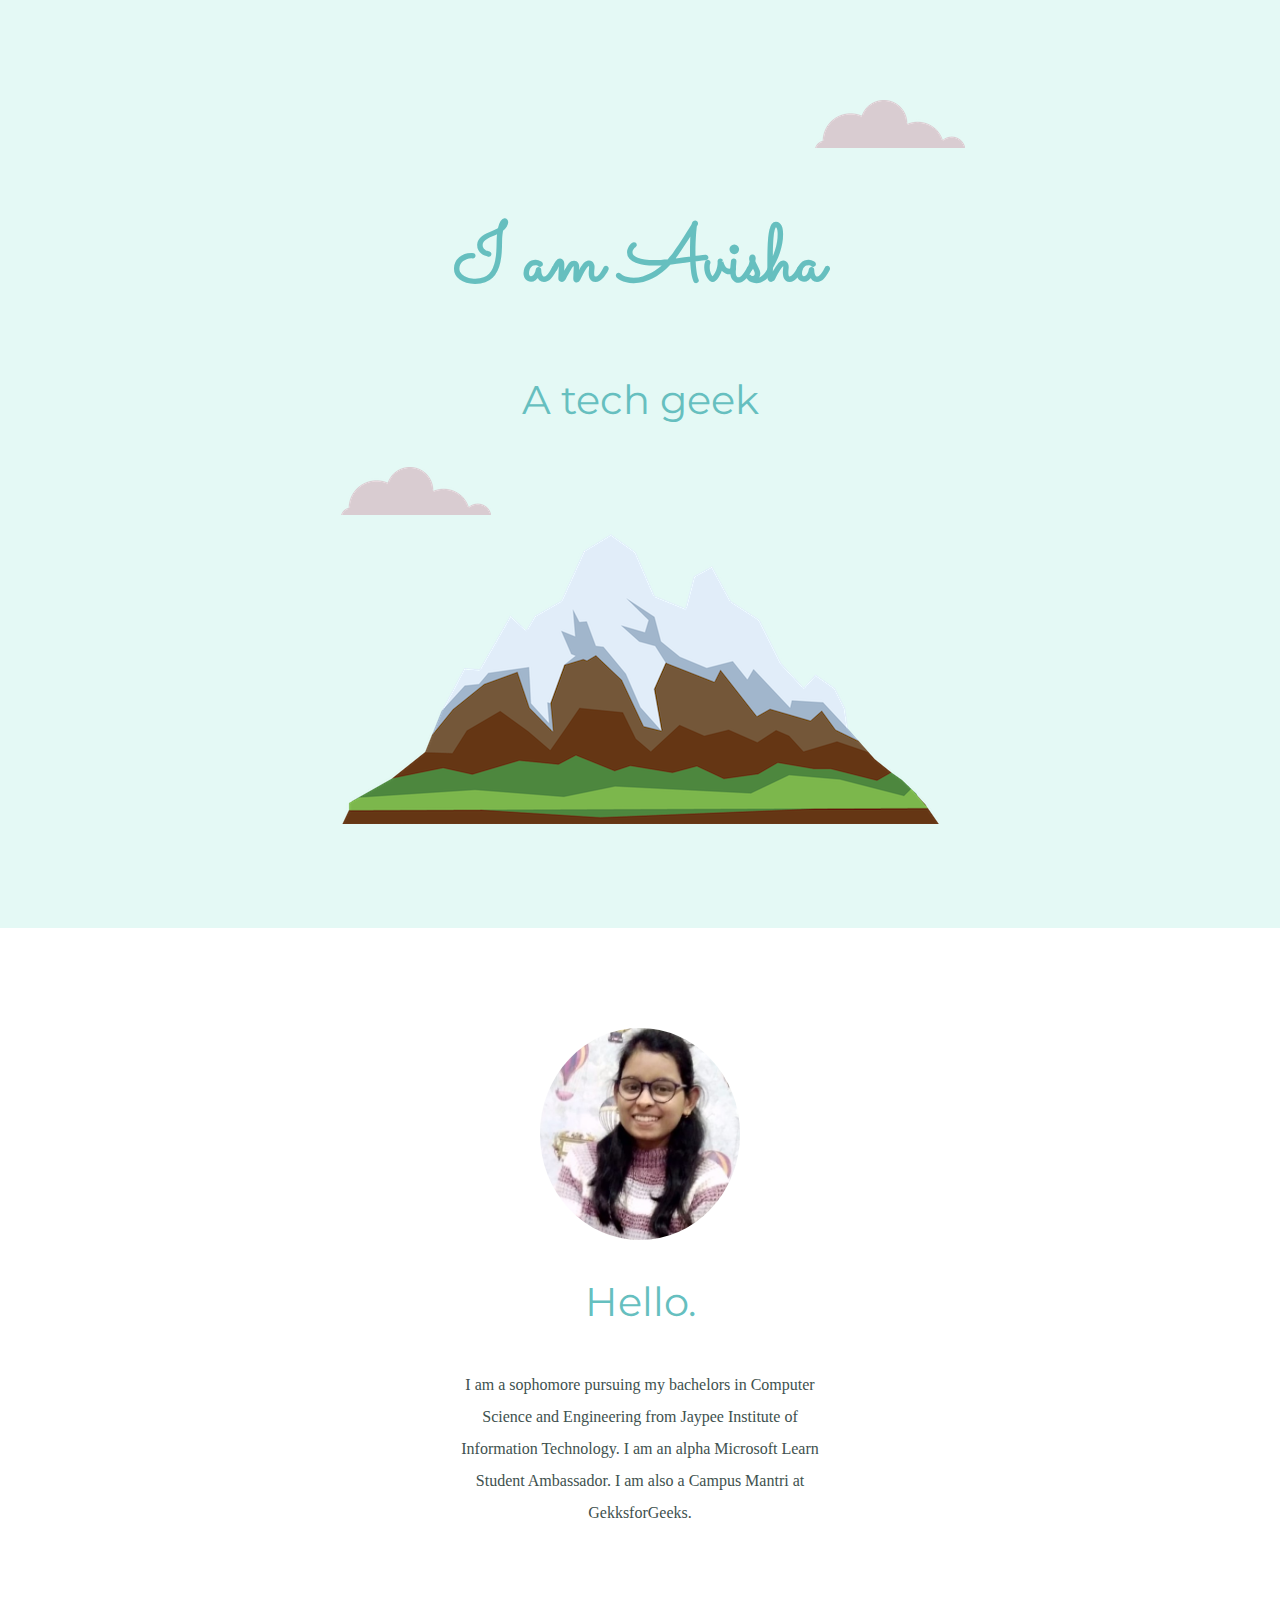
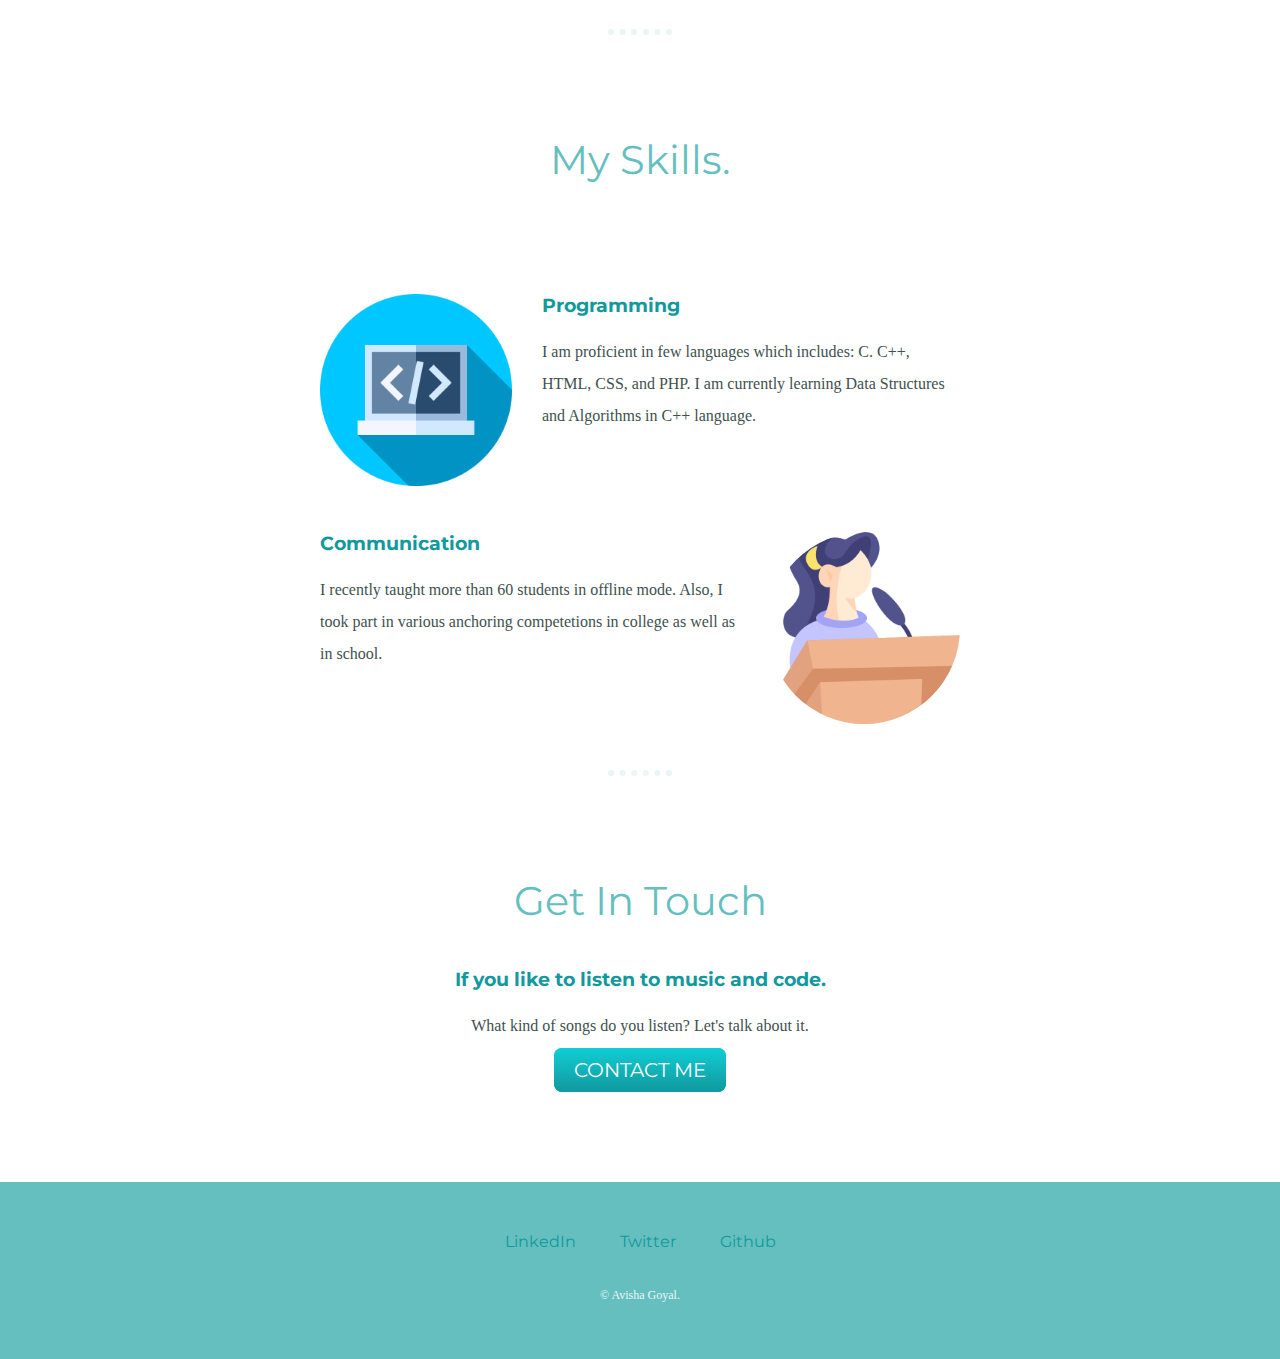
<file: CSS - My Site/index.html>
<!DOCTYPE html>
<html lang="en">
<head>
    <meta charset="UTF-8">
    <title>Avisha Goyal</title>
    <link rel="stylesheet" href="css/style.css">
    <link rel="icon" href="favicon.ico?v=2">
    <link rel="preconnect" href="https://fonts.googleapis.com"><link rel="preconnect" href="https://fonts.gstatic.com" crossorigin><link href="https://fonts.googleapis.com/css2?family=Merienda+One&family=Montserrat&family=Sacramento&display=swap" rel="stylesheet">
</head>
<div class="top_container">
    <img class="topCloud" src="images/cloud.png" alt="">
<h1> I am Avisha </h1>
<h2 class="subHeading"> A tech geek </h2>
<img class="bottomCloud" src="images/cloud.png" alt="">
<img src="images/mountain.png" alt="">

</div>

<div class="middle-container">
    <div class="profile">
      <img class="image" src="images/My_pic.jpeg" alt="" width="200px" height="200px">
      <h2>Hello.</h2>
      <p class="intro">
        I am a sophomore pursuing my bachelors in Computer Science and Engineering from Jaypee Institute of Information Technology. 
        
        I am an alpha Microsoft Learn Student Ambassador.

        I am also a Campus Mantri at GekksforGeeks.
      </p>
    </div>
    <hr>
    <div class="skills">
      <h2>My Skills.</h2>
      <div class="skill-row">
        <img class="programming" src="images/programming.png" alt="">
        <h3>Programming</h3>

        <p>I am proficient in few languages which includes: C. C++, HTML, CSS, and PHP. I am currently learning Data Structures and Algorithms in C++ language.</p>
      </div>
      <div class="skill-row">
        <img class="speech" src="images/speech.png" alt="">
        <h3>Communication</h3>
        <p>I recently taught more than 60 students in offline mode. Also, I took part in various anchoring competetions in college as well as in school.</p>
      </div>
    </div>
    <hr>
    <div class="contact-me">
      <h2>Get In Touch</h2>
      <h3>If you like to listen to music and code.</h3>
      <p>What kind of songs do you listen? Let's talk about it.</p>
      <a class="btn" href="mailto:avisha.goyal.18@email.com">CONTACT ME</a>
    </div>
  </div>
  
  
  <div class="bottom-container">
    <a class="footer-link" href="https://www.linkedin.com/in/avisha-goyal-b5b279220/" target="_blank">LinkedIn</a>
    <a class="footer-link" href="https://twitter.com/avishagoyal08" target="_blank">Twitter</a>
    <a class="footer-link" href="https://github.com/avishagoyal08" target="_blank">Github</a>
    <p class="copyright">© Avisha Goyal.</p>
  </div>
  
<body>
    
</body>
</html>
</file>
<file: CSS - My Site/practice.html>
<!DOCTYPE html>
<html lang="en">
<head>
    <meta charset="UTF-8">
    <meta http-equiv="X-UA-Compatible" content="IE=edge">
    <meta name="viewport" content="width=device-width, initial-scale=1.0">
    <title>Document</title>
    <link rel="stylesheet" href="css/practiceStyle.css">
</head>
<div class="red">
    
</div>
<div class="blue">

</div>
<div class="yellow">

</div>
<body>
    
</body>
</html>
</file>
<file: CSS - My Site/css/style.css>
body{
    margin:0px;
    text-align:center;
    font-family: 'Merienda One' , serif;
    color:#40514E;
}
.top_container{
    padding:100px;
    background-color:#E4F9F5;
}

h1{
    color: #66BFBF;
    margin-top: 50px auto 0 auto;
    font-family: 'Sacramento', cursive;
    font-size: 500%; /*100% is 16px  or 1em = 16px  (Can write 9em also)*/
}


h2{
    color: #66BFBF;
    font-family: 'Montserrat', sans-serif;
    font-size:2.5rem;
    font-weight: normal;
    padding-bottom:10px;
}

h3{
    color: #11999E;
    font-family: 'Montserrat', sans-serif;
}

p{
    line-height: 2;
}

hr{
     border: dotted #EAF6F6 6px;
     border-bottom: none;
     width:4%;
     margin: 100px auto;
}

a{
    color: #11999E;
    font-family: 'Montserrat', sans-serif;
    margin: 10px 20px;
    text-decoration: none;
}

a:hover{
    color: #EAF6F6;
}


.bottomCloud{
    position:absolute;
}

.topCloud{
    position:relative;
    left:250px
}

.image{
    border-radius:100%;
    height:auto;
}

.middle-container{
    margin:100px 0;
}



.skill-row{
    width:50%;
    margin: 100px auto 100px auto; /* top and bottom-100px and left and right-auto*/
    text-align:left;
}

.programming{
    width: 30%;
    margin-right:30px;
    float:left;
}
.speech{
    width: 30%;
    float:right;
    margin-left:30px;
    border-radius:100%;
}
.contact-me{
    margin-bottom:60px;
    width: 40%;
    margin: 40px auto 60px; /* top left & right bottom */
}


.btn {
    background: #11cdd4;
    background-image: -webkit-linear-gradient(top, #11cdd4, #11999e);
    background-image: -moz-linear-gradient(top, #11cdd4, #11999e);
    background-image: -ms-linear-gradient(top, #11cdd4, #11999e);
    background-image: -o-linear-gradient(top, #11cdd4, #11999e);
    background-image: linear-gradient(to bottom, #11cdd4, #11999e);
    -webkit-border-radius: 8;
    -moz-border-radius: 8;
    border-radius: 8px;
    font-family: 'Montserrat', sans-serif;
    color: #ffffff;
    font-size: 20px;
    padding: 10px 20px 10px 20px;
    text-decoration: none;
  }
  
  .btn:hover {
    background: #30e3cb;
    background-image: -webkit-linear-gradient(top, #30e3cb, #2bc4ad);
    background-image: -moz-linear-gradient(top, #30e3cb, #2bc4ad);
    background-image: -ms-linear-gradient(top, #30e3cb, #2bc4ad);
    background-image: -o-linear-gradient(top, #30e3cb, #2bc4ad);
    background-image: linear-gradient(to bottom, #30e3cb, #2bc4ad);
    text-decoration: none;
  }

.bottom-container{
    background-color: #66BFBF;
    padding: 50px 0 20px;
}


.intro{
    width:30%;
    margin: auto;
}

.copyright{
    color: #EAF6F6;
    font-size: 0.75rem; 
    padding:20px 0px;
}
</file>
<file: CSS - My Site/css/practiceStyle.css>
/* FOR PRACTICE PAGE*/
.red
{
    position:relative;
    left:200px;
height:100px;
width:100px;
background-color:red;
}
.blue
{
background-color:blue;
height:100px;
width:100px;
position:relative;
bottom:100px;
}
.yellow
{
background-color:yellow;
height:100px;
width:100px;
position:relative;
left:100px;
bottom:200px;

}
</file>
